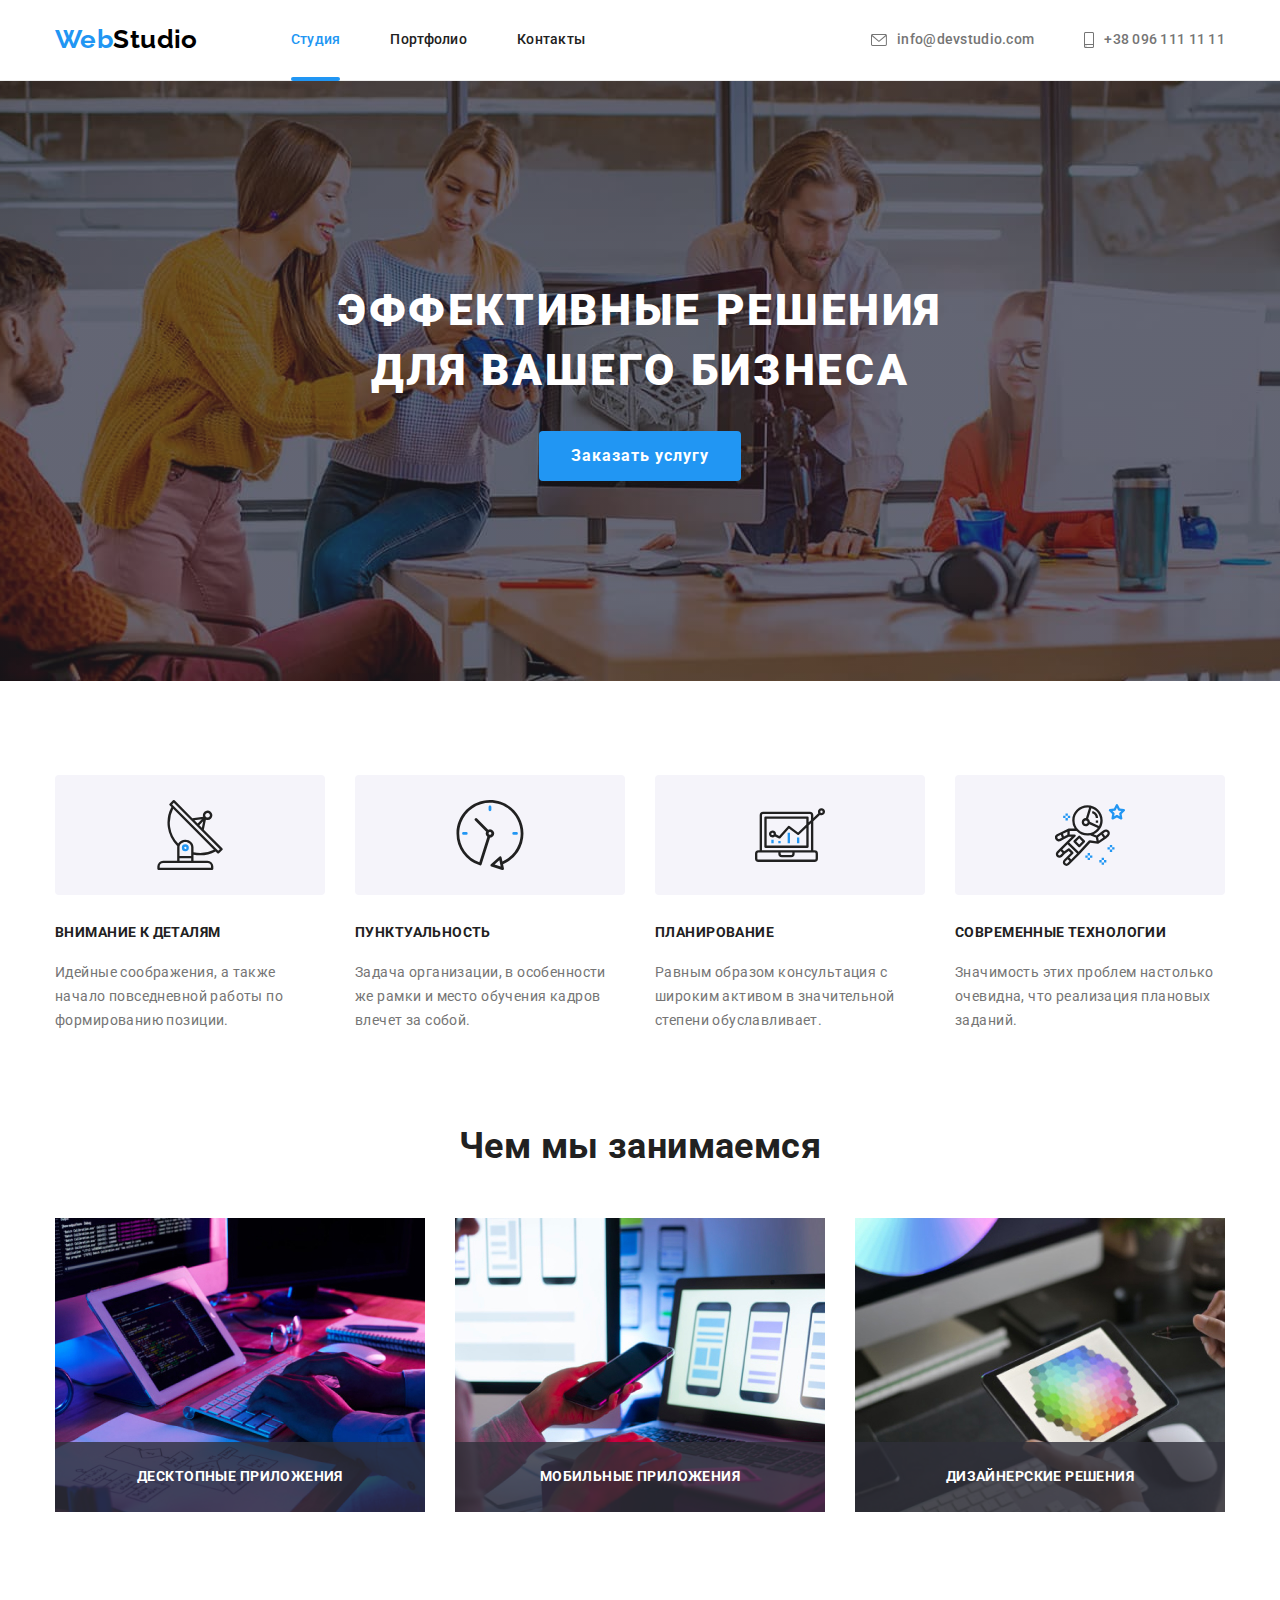
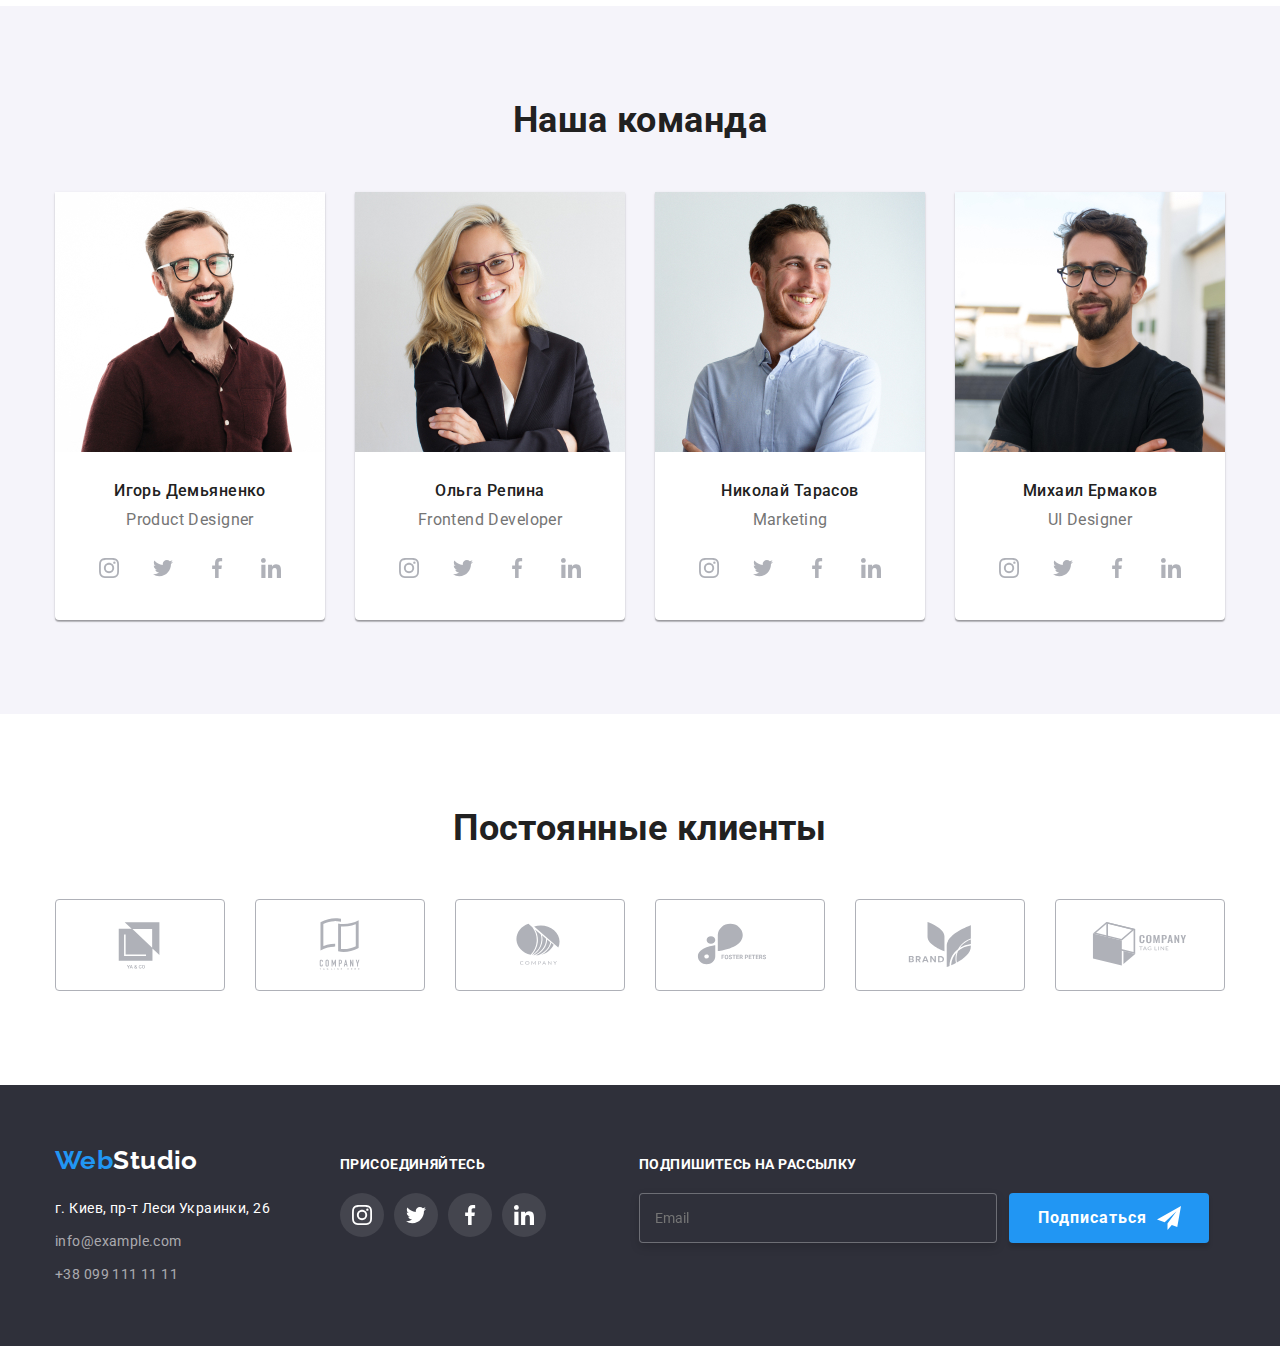
<file: index.html>
<!DOCTYPE html>
<html lang="ru">

<head>
  <meta charset="UTF-8" />
  <meta http-equiv="X-UA-Compatible" content="IE=edge" />
  <meta name="viewport" content="width=device-width, initial-scale=1.0" />
  <title>WebStudio</title>

  <link rel="preconnect" href="https://fonts.googleapis.com" />
  <link rel="preconnect" href="https://fonts.gstatic.com" crossorigin />
  <link href="https://fonts.googleapis.com/css2?family=Raleway:wght@700&family=Roboto:wght@400;500;700;900&display=swap"
    rel="stylesheet" />

  <link rel="stylesheet"
    href="https://cdnjs.cloudflare.com/ajax/libs/modern-normalize/1.1.0/modern-normalize.min.css" />

  <link rel="stylesheet" href="./css/style.css" />
</head>

<body>
  <header class="page-header">
    <div class="container main-container">
      <nav class="main-nav">
        <a href="./index.html" class="logo">Web<span class="accent">Studio</span></a>



        <ul class="site-nav list">
          <li class="item item-strip"><a href="" class="nav-link current">Студия</a></li>
          <li class="item"><a href="./portfolio.html" class="nav-link">Портфолио</a></li>
          <li class="item"><a href="./contact.html" class="nav-link">Контакты</a></li>
        </ul>
      </nav>

      <ul class="contact-nav list">
        <li class="item">
          <div class="icon-envelope">
            <a href="mailto:info@devstudio.com" class="contact-link">
              <svg width="16" height="12" class="svg-envelope">
                <use href="./images/phone-env.svg#icon-envelope"></use>
              </svg>info@devstudio.com</a>
          </div>
        </li>
        <li class="item">
          <div class="icon-smartphone">
            <a href="tel:+380961111111" class="contact-link">
              <svg width="10" height="16" class="svg-smartphone">
                <use href="./images/phone-env.svg#icon-smartphone"></use>
              </svg>+38 096 111 11 11</a>
          </div>
        </li>
      </ul>
    </div>
  </header>


  <main>
    <section class="hero">
      <h1 class="hero-title">Эффективные решения для вашего бизнеса</h1>
      <button type="button" class="button" data-modal-open>Заказать услугу</button>
    </section>



    <section class="section-first">
      <div class="container">
        <h2 class="visually-hidden">Преимущества</h2>
        <ul class="feature-list">
          <li class="item">
            <div class="icon-antenna">
              <svg width="70" height="70">
                <use href="./images/icons.svg#icon-antenna"></use>
              </svg>
            </div>
            <h3 class="feature-title">Внимание к деталям</h3>
            <p class="feature-text">
              Идейные соображения, а также начало повседневной работы по формированию позиции.
            </p>
          </li>
          <li class="item">
            <div class="icon-clock">
              <svg width="70" height="70">
                <use href="./images/icons.svg#icon-clock"></use>
              </svg>
            </div>
            <h3 class="feature-title">Пунктуальность</h3>
            <p class="feature-text">
              Задача организации, в особенности же рамки и место обучения кадров влечет за собой.
            </p>
          </li>
          <li class="item">
            <div class="icon-diagram">
              <svg width="70" height="70">
                <use href="./images/icons.svg#icon-diagram"></use>
              </svg>
            </div>
            <h3 class="feature-title">Планирование</h3>
            <p class="feature-text">
              Равным образом консультация с широким активом в значительной степени обуславливает.
            </p>
          </li>
          <li class="item">
            <div class="icon-astronaut">
              <svg width="70" height="70">
                <use href="./images/icons.svg#icon-astronaut"></use>
              </svg>
            </div>
            <h3 class="feature-title">Современные технологии</h3>
            <p class="feature-text">
              Значимость этих проблем настолько очевидна, что реализация плановых заданий.
            </p>
          </li>
        </ul>
      </div>
    </section>

    <section class="section-second">
      <div class="container">
        <h2 class="section-title">Чем мы занимаемся</h2>
        <ul class="feature-list">
          <li class="feature-list-item">
            <img class="services-img" src="./images/jpg/box1.jpg" alt="Вид услуги" width="370" />
            <div class="label">
              <p>Десктопные приложения</p>
            </div>
          </li>
          <li class="feature-list-item">
            <img class="services-img" src="./images/jpg/box2.jpg" alt="Вид услуги" width="370" />
            <div class="label">
              <p>Мобильные приложения</p>
            </div>
          </li>
          <li class="feature-list-item">
            <img class="services-img" src="./images/jpg/box3.jpg" alt="Вид услуги" width="370" />
            <div class="label">
              <p>Дизайнерские решения</p>
            </div>
          </li>
        </ul>
      </div>
    </section>

    <section class="section-third">
      <div class="container">
        <h2 class="section-title">Наша команда</h2>
        <ul class="feature-list">
          <li class="feature-list-employee">
            <img class="employee-img" src="./images/jpg/emp1.jpg" alt="Работник Игорь" width="270" />
            <div class="profession-employee">
              <h3 class="employee-name">Игорь Демьяненко</h3>
              <p class="employee-text">Product Designer</p>
              <ul class="social-network-items">
                <li class="list">
                  <a href="https://www.instagram.com/" class="link-instagram">
                    <svg width="20" height="20" class="svg-instagram">
                      <use href="./images/icons.svg#icon-instagram"></use>
                    </svg>
                  </a>
                </li>
                <li class="list">
                  <a href="https://twitter.com/" class="link-twitter">
                    <svg width="20" height="20" class="svg-twitter">
                      <use href="./images/icons.svg#icon-twitter"></use>
                    </svg>
                  </a>
                </li>
                <li class="list">
                  <a href="https://uk-ua.facebook.com/" class="link-facebook">
                    <svg width="20" height="20" class="svg-facebook">
                      <use href="./images/icons.svg#icon-facebook"></use>
                    </svg>
                  </a>
                </li>
                <li class="list">
                  <a href="https://ru.linkedin.com/" class="link-linkedin">
                    <svg width="20" height="20" class="svg-linkedin">
                      <use href="./images/icons.svg#icon-linkedin"></use>
                    </svg>
                  </a>
                </li>
              </ul>
            </div>
          </li>
          <li class="feature-list-employee">
            <img class="employee-img" src="./images/jpg/emp2.jpg" alt="Работник Ольга" width="270" />
            <div class="profession-employee">
              <h3 class="employee-name">Ольга Репина</h3>
              <p class="employee-text">Frontend Developer</p>
              <ul class="social-network-items">
                <li class="list">
                  <a href="https://www.instagram.com/" class="link-instagram">
                    <svg width="20" height="20" class="svg-instagram">
                      <use href="./images/icons.svg#icon-instagram"></use>
                    </svg>
                  </a>
                </li>
                <li class="list">
                  <a href="https://twitter.com/" class="link-twitter">
                    <svg width="20" height="20" class="svg-twitter">
                      <use href="./images/icons.svg#icon-twitter"></use>
                    </svg>
                  </a>
                </li>
                <li class="list">
                  <a href="https://uk-ua.facebook.com/" class="link-facebook">
                    <svg width="20" height="20" class="svg-facebook">
                      <use href="./images/icons.svg#icon-facebook"></use>
                    </svg>
                  </a>
                </li>
                <li class="list">
                  <a href="https://ru.linkedin.com/" class="link-linkedin">
                    <svg width="20" height="20" class="svg-linkedin">
                      <use href="./images/icons.svg#icon-linkedin"></use>
                    </svg>
                  </a>
                </li>
              </ul>
            </div>
          </li>
          <li class="feature-list-employee">
            <img class="employee-img" src="./images/jpg/emp3.jpg" alt="Работник Николай" width="270" />
            <div class="profession-employee">
              <h3 class="employee-name">Николай Тарасов</h3>
              <p class="employee-text">Marketing</p>
              <ul class="social-network-items">
                <li class="list">
                  <a href="https://www.instagram.com/" class="link-instagram">
                    <svg width="20" height="20" class="svg-instagram">
                      <use href="./images/icons.svg#icon-instagram"></use>
                    </svg>
                  </a>
                </li>
                <li class="list">
                  <a href="https://twitter.com/" class="link-twitter">
                    <svg width="20" height="20" class="svg-twitter">
                      <use href="./images/icons.svg#icon-twitter"></use>
                    </svg>
                  </a>
                </li>
                <li class="list">
                  <a href="https://uk-ua.facebook.com/" class="link-facebook">
                    <svg width="20" height="20" class="svg-facebook">
                      <use href="./images/icons.svg#icon-facebook"></use>
                    </svg>
                  </a>
                </li>
                <li class="list">
                  <a href="https://ru.linkedin.com/" class="link-linkedin">
                    <svg width="20" height="20" class="svg-linkedin">
                      <use href="./images/icons.svg#icon-linkedin"></use>
                    </svg>
                  </a>
                </li>
              </ul>
            </div>
          </li>
          <li class="feature-list-employee">
            <img class="employee-img" src="./images/jpg/emp4.jpg" alt="Работник Михаил" width="270" />
            <div class="profession-employee">
              <h3 class="employee-name">Михаил Ермаков</h3>
              <p class="employee-text">UI Designer</p>
              <ul class="social-network-items">
                <li class="list">
                  <a href="https://www.instagram.com/" class="link-instagram">
                    <svg width="20" height="20" class="svg-instagram">
                      <use href="./images/icons.svg#icon-instagram"></use>
                    </svg>
                  </a>
                </li>
                <li class="list">
                  <a href="https://twitter.com/" class="link-twitter">
                    <svg width="20" height="20" class="svg-twitter">
                      <use href="./images/icons.svg#icon-twitter"></use>
                    </svg>
                  </a>
                </li>
                <li class="list">
                  <a href="https://uk-ua.facebook.com/" class="link-facebook">
                    <svg width="20" height="20" class="svg-facebook">
                      <use href="./images/icons.svg#icon-facebook"></use>
                    </svg>
                  </a>
                </li>
                <li class="list">
                  <a href="https://ru.linkedin.com/" class="link-linkedin">
                    <svg width="20" height="20" class="svg-linkedin">
                      <use href="./images/icons.svg#icon-linkedin"></use>
                    </svg>
                  </a>
                </li>
              </ul>
            </div>
          </li>
        </ul>
      </div>
    </section>

    <section class="section-fourth">
      <div class="container">
        <h2 class="section-title">Постоянные клиенты</h2>
        <ul class="feature-list">
          <li class="feature-list-clients">
            <a href="" class="link-clients">
              <svg width="106" height="60" class="svg-client1">
                <use href="./images/clients.svg#icon-client1"></use>
              </svg>
            </a>
          </li>
          <li class="feature-list-clients">
            <a href="" class="link-clients">
              <svg width="106" height="60" class="svg-client2">
                <use href="./images/clients.svg#icon-client2"></use>
              </svg>
            </a>
          </li>
          <li class="feature-list-clients">
            <a href="" class="link-clients">
              <svg width="106" height="60" class="svg-client3">
                <use href="./images/clients.svg#icon-client3"></use>
              </svg>
            </a>
          </li>
          <li class="feature-list-clients">
            <a href="" class="link-clients">
              <svg width="106" height="60" class="svg-client4">
                <use href="./images/clients.svg#icon-client4"></use>
              </svg>
            </a>
          </li>
          <li class="feature-list-clients">
            <a href="" class="link-clients">
              <svg width="106" height="60" class="svg-client5">
                <use href="./images/clients.svg#icon-client5"></use>
              </svg>
            </a>
          </li>
          <li class="feature-list-clients">
            <a href="" class="link-clients">
              <svg width="106" height="60" class="svg-client6">
                <use href="./images/clients.svg#icon-client6"></use>
              </svg>
            </a>
          </li>
        </ul>
      </div>
    </section>
  </main>

  <footer class="footer">
    <div class="container container-footer">
      <div class="first-footer-flex-container">
        <div class="footer-logo-container">
          <a href="" class="logo">Web<span class="accent">Studio</span></a>
          <address>
            <ul class="footer-contact list">
              <li class="footer-contact-item">
                <a href="" class="footer-nav-address">г. Киев, пр-т Леси Украинки, 26</a>
              </li>
              <li class="footer-contact-item">
                <a href="mailto:info@example.com" class="contact-link">info@example.com</a>
              </li>
              <li class="footer-contact-item">
                <a href="tel:+380991111111" class="contact-link">+38 099 111 11 11</a>
              </li>
            </ul>
          </address>
        </div>
      </div>

      <div class="second-footer-flex-container">
        <h2 class="feature-title">Присоединяйтесь</h2>
        <ul class="footer-network-items">
          <li class="list">
            <a href="https://www.instagram.com/" class="link-instagram">
              <svg width="20" height="20" class="svg-inst">
                <use href="./images/icons.svg#icon-instagram2"></use>
              </svg>
            </a>
          </li>
          <li class="list">
            <a href="https://twitter.com/" class="link-twitter">
              <svg width="20" height="20" class="svg-twitter">
                <use href="./images/icons.svg#icon-twitter2"></use>
              </svg>
            </a>
          </li>
          <li class="list">
            <a href="https://uk-ua.facebook.com/" class="link-facebook">
              <svg width="20" height="20" class="svg-facebook">
                <use href="./images/icons.svg#icon-facebook2"></use>
              </svg>
            </a>
          </li>
          <li class="list">
            <a href="https://ru.linkedin.com/" class="link-linkedin">
              <svg width="20" height="20" class="svg-linkedin">
                <use href="./images/icons.svg#icon-linkedin2"></use>
              </svg>
            </a>
          </li>
        </ul>
      </div>

      <form class="form-footer">
        <label for="email" class="feature-title">Подпишитесь на рассылку</label>
        <input type="email" name="footer-mail" id="email" placeholder="Email">
        <button type="button" class="form-button-footer">Подписаться</button>
      </form>

    </div>
  </footer>

  <div class="backdrop is-hidden" data-modal>
    <div class="modal">


      <form class="form-modal" autocomplete="off">
        <h2 class="form-modal-title">Оставьте свои данные, мы вам перезвоним</h2>

        <div class="form-field">
          <label for="name" class="form-label">Имя</label>
          <input type="text" name="name" id="name">
          <svg width="18" height="18" class="svg-modal-icon">
            <use href="./images/modal-icon.svg#icon-name-icon"></use>
          </svg>
        </div>

        <div class="form-field">
          <label for="tel" class="form-label">Телефон</label>
          <input type="text" name="tel" id="tel">
          <svg width="18" height="18" class="svg-modal-icon">
            <use href="./images/modal-icon.svg#icon-phone-icon"></use>
          </svg>
        </div>

        <div class="form-field">
          <label for="mail" class="form-label">Почта</label>
          <input type="email" name="mail" id="mail">
          <svg width="18" height="18" class="svg-modal-icon">
            <use href="./images/modal-icon.svg#icon-mail-icon"></use>
          </svg>
        </div>

        <div class="form-field">
          <label for="comment" class="form-label">Комментарий</label>
          <textarea name="comment" id="comment" cols="30" rows="10" placeholder="Введите текст"
            class="comment"></textarea>
        </div>

        <div class="form-field checkbox">
          <input type="checkbox" class="checkbox-input" name="policy" id="policy">
          <span class="icon"></span>
          <label for="policy" class="policy">Соглашаюсь с рассылкой и принимаю <a href="" class="conditions">Условия
              договора</a></label>
        </div>

        <button type="submit" class="modal-button">Отправить</button>

      </form>

      <button class="backdrop-button-close" data-modal-close>
        <svg width="11" height="11" class="svg-close-button">
          <use href="./images/close-button.svg#icon-close-button"></use>
        </svg>
      </button>
    </div>
  </div>

  <script src="./modal.js"></script>

</body>

</html>
</file>
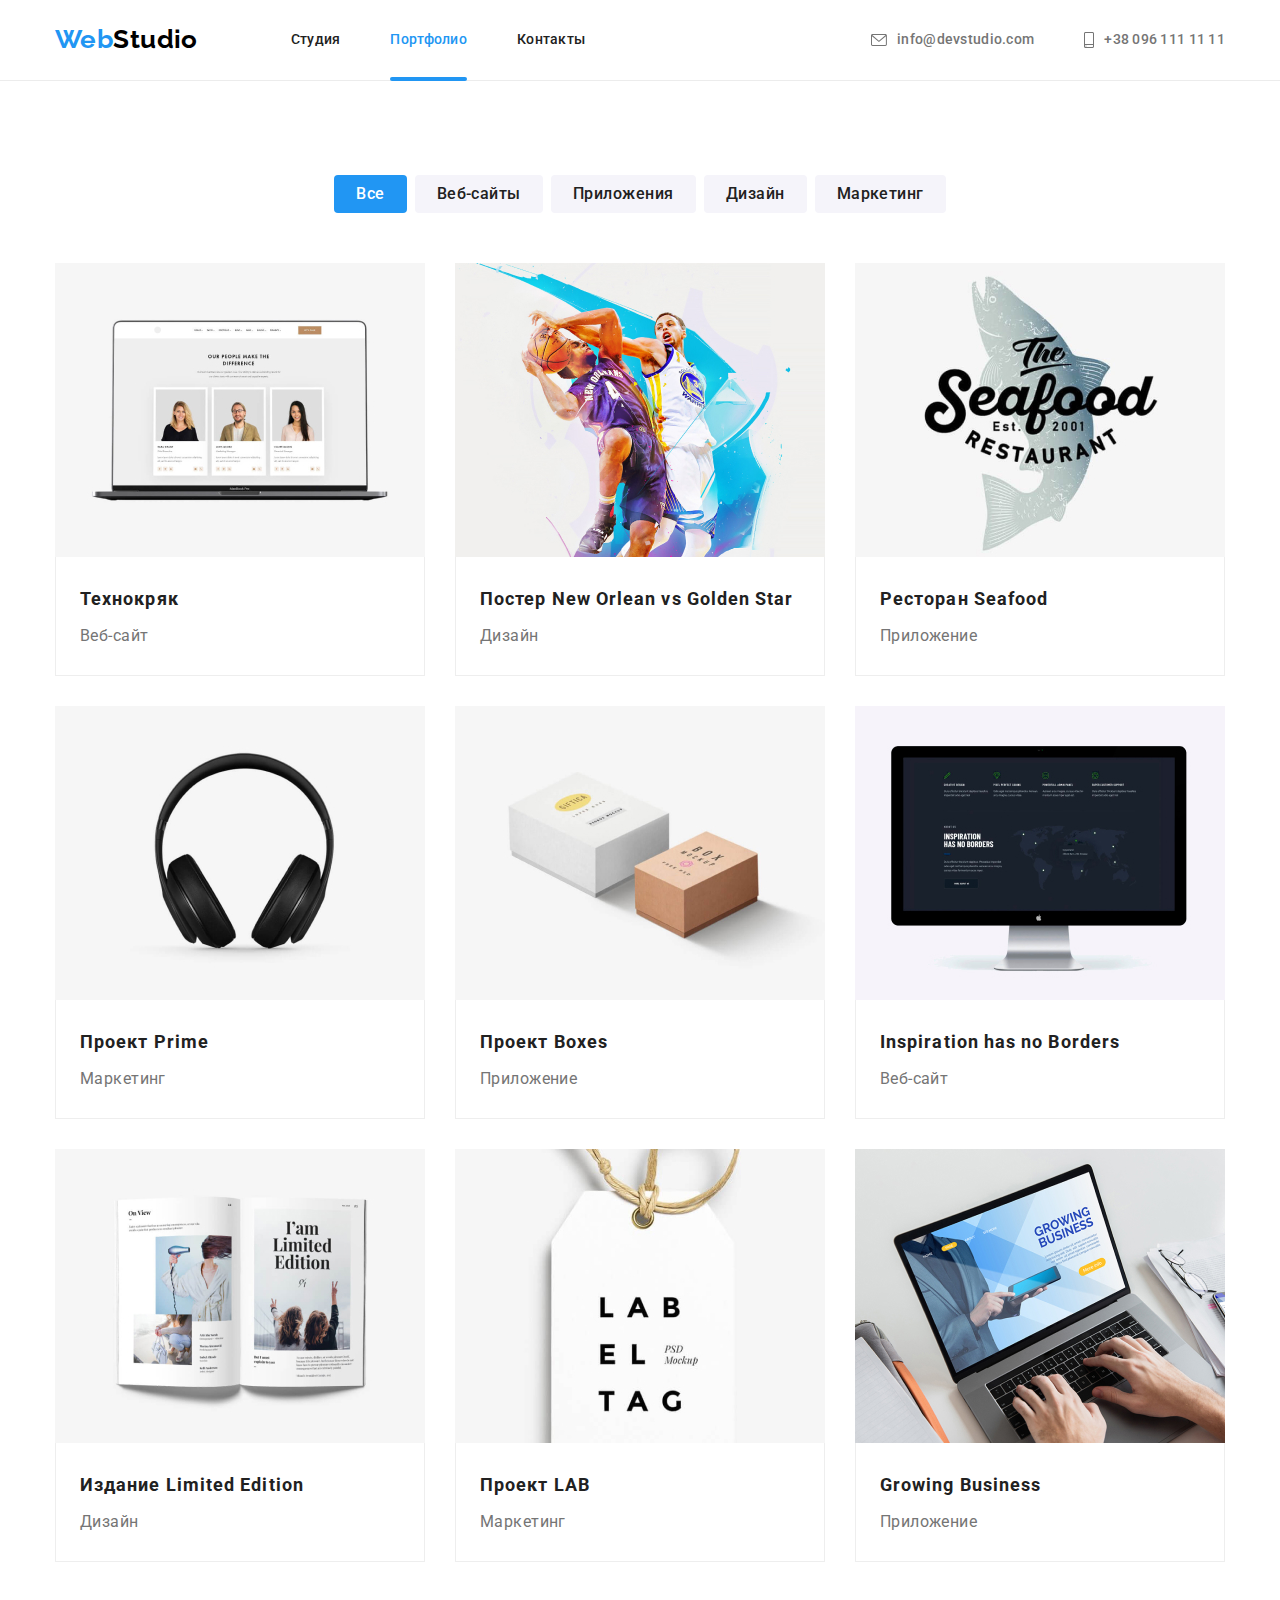
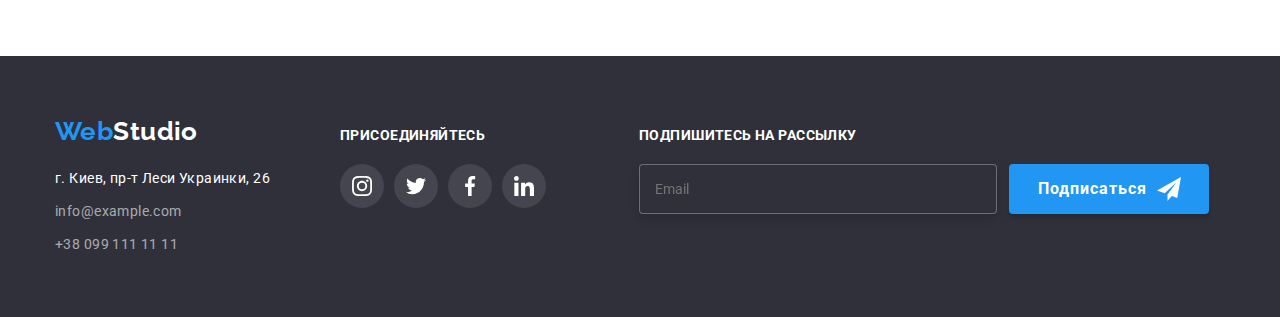
<file: portfolio.html>
<!DOCTYPE html>
<html lang="ru">

<head>
  <meta charset="UTF-8" />
  <meta http-equiv="X-UA-Compatible" content="IE=edge" />
  <meta name="viewport" content="width=device-width, initial-scale=1.0" />
  <title>WebStudio</title>

  <link rel="preconnect" href="https://fonts.googleapis.com" />
  <link rel="preconnect" href="https://fonts.gstatic.com" crossorigin />
  <link href="https://fonts.googleapis.com/css2?family=Raleway:wght@700&family=Roboto:wght@400;500;700;900&display=swap"
    rel="stylesheet" />

  <link rel="stylesheet"
    href="https://cdnjs.cloudflare.com/ajax/libs/modern-normalize/1.1.0/modern-normalize.min.css" />

  <link rel="stylesheet" href="./css/style.css" />
</head>

<body>
  <header class="page-header">
    <div class="container main-container">
      <nav class="main-nav">
        <a href="./index.html" class="logo">Web<span class="accent">Studio</span></a>

        <ul class="site-nav list">
          <li class="item"><a href="./index.html" class="nav-link">Студия</a></li>
          <li class="item item-strip"><a href="" class="nav-link current current-portfolio">Портфолио</a></li>
          <li class="item"><a href="./contact.html" class="nav-link">Контакты</a></li>
        </ul>
      </nav>

      <ul class="contact-nav list">
        <li class="item">
          <div class="icon-envelope">
            <a href="mailto:info@devstudio.com" class="contact-link">
              <svg width="16" height="12" class="svg-envelope">
                <use href="./images/phone-env.svg#icon-envelope"></use>
              </svg>info@devstudio.com</a>
          </div>
        </li>
        <li class="item">
          <div class="icon-smartphone">
            <a href="tel:+380961111111" class="contact-link">
              <svg width="10" height="16" class="svg-smartphone">
                <use href="./images/phone-env.svg#icon-smartphone"></use>
              </svg>+38 096 111 11 11</a>
          </div>
        </li>
      </ul>
    </div>
  </header>

  <main>
    <section class="portfolio-section">
      <div class="container">
        <h1 class="visually-hidden">Наши проекты</h1>
        <ul class="list list-button">
          <li class="item">
            <button type="button" class="secondary-button currently-active">Все</button>
          </li>
          <li class="item"><button type="button" class="secondary-button">Веб-сайты</button></li>
          <li class="item"><button type="button" class="secondary-button">Приложения</button></li>
          <li class="item"><button type="button" class="secondary-button">Дизайн</button></li>
          <li class="item"><button type="button" class="secondary-button">Маркетинг</button></li>
        </ul>

        <ul class="list wrap-list">
          <li class="wrap-element">
            <a href="" class="link-wrap-element">
              <div class="hidden-box">
                <img class="wrap-img" src="./images/jpg/project1.jpg" alt="Технокряк" width="370" />
                <p class="overlay-text">Ресурс предлагает комплексные предложения с разным уровнем функционала и
                  сервисов. Все это позволит посетителю получить исчерпывающие сведения о компании или частном лице.</p>
              </div>
              <div class="projects-description">
                <h2 class="project-title">Технокряк</h2>
                <p class="project-text">Веб-сайт</p>
              </div>
            </a>
          </li>
          <li class="wrap-element">
            <a href="" class="link-wrap-element">
              <div class="hidden-box">
                <img class="wrap-img" src="./images/jpg/project2.jpg" alt="Постер New Orlean vs Golden Star"
                  width="370" />
                <p class="overlay-text">Ресурс предлагает комплексные предложения с разным уровнем функционала и
                  сервисов. Все это позволит посетителю получить исчерпывающие сведения о компании или частном лице.</p>
              </div>
              <div class="projects-description">
                <h2 class="project-title">Постер New Orlean vs Golden Star</h2>
                <p class="project-text">Дизайн</p>
              </div>
            </a>
          </li>
          <li class="wrap-element">
            <a href="" class="link-wrap-element">
              <div class="hidden-box">
                <img class="wrap-img" src="./images/jpg/project3.jpg" alt="Ресторан Seafood" width="370" />
                <p class="overlay-text">Ресурс предлагает комплексные предложения с разным уровнем функционала и
                  сервисов. Все это позволит посетителю получить исчерпывающие сведения о компании или частном лице.</p>
              </div>
              <div class="projects-description">
                <h2 class="project-title">Ресторан Seafood</h2>
                <p class="project-text">Приложение</p>
              </div>
            </a>
          </li>
          <li class="wrap-element">
            <a href="" class="link-wrap-element">
              <div class="hidden-box">
                <img class="wrap-img" src="./images/jpg/project4.jpg" alt="Проект Prime" width="370" />
                <p class="overlay-text">Ресурс предлагает комплексные предложения с разным уровнем функционала и
                  сервисов. Все это позволит посетителю получить исчерпывающие сведения о компании или частном лице.</p>
              </div>
              <div class="projects-description">
                <h2 class="project-title">Проект Prime</h2>
                <p class="project-text">Маркетинг</p>
              </div>
            </a>
          </li>
          <li class="wrap-element">
            <a href="" class="link-wrap-element">
              <div class="hidden-box">
                <img class="wrap-img" src="./images/jpg/project5.jpg" alt="Проект Boxes" width="370" />
                <p class="overlay-text">Ресурс предлагает комплексные предложения с разным уровнем функционала и
                  сервисов. Все это позволит посетителю получить исчерпывающие сведения о компании или частном лице.</p>
              </div>
              <div class="projects-description">
                <h2 class="project-title">Проект Boxes</h2>
                <p class="project-text">Приложение</p>
              </div>
            </a>
          </li>
          <li class="wrap-element">
            <a href="" class="link-wrap-element">
              <div class="hidden-box">
                <img class="wrap-img" src="./images/jpg/project6.jpg" alt="Inspiration has no Borders" width="370" />
                <p class="overlay-text">Ресурс предлагает комплексные предложения с разным уровнем функционала и
                  сервисов. Все это позволит посетителю получить исчерпывающие сведения о компании или частном лице.</p>
              </div>
              <div class="projects-description">
                <h2 class="project-title">Inspiration has no Borders</h2>
                <p class="project-text">Веб-сайт</p>
              </div>
            </a>
          </li>
          <li class="wrap-element">
            <a href="" class="link-wrap-element">
              <div class="hidden-box">
                <img class="wrap-img" src="./images/jpg/project7.jpg" alt="Издание Limited Edition" width="370" />
                <p class="overlay-text">Ресурс предлагает комплексные предложения с разным уровнем функционала и
                  сервисов. Все это позволит посетителю получить исчерпывающие сведения о компании или частном лице.</p>
              </div>
              <div class="projects-description">
                <h2 class="project-title">Издание Limited Edition</h2>
                <p class="project-text">Дизайн</p>
              </div>
            </a>
          </li>
          <li class="wrap-element">
            <a href="" class="link-wrap-element">
              <div class="hidden-box">
                <img class="wrap-img" src="./images/jpg/project8.jpg" alt="Проект LAB" width="370" />
                <p class="overlay-text">Ресурс предлагает комплексные предложения с разным уровнем функционала и
                  сервисов. Все это позволит посетителю получить исчерпывающие сведения о компании или частном лице.</p>
              </div>
              <div class="projects-description">
                <h2 class="project-title">Проект LAB</h2>
                <p class="project-text">Маркетинг</p>
              </div>
            </a>
          </li>
          <li class="wrap-element">
            <a href="" class="link-wrap-element">
              <div class="hidden-box">
                <img class="wrap-img" src="./images/jpg/project9.jpg" alt="Growing Business" width="370" />
                <p class="overlay-text">Ресурс предлагает комплексные предложения с разным уровнем функционала и
                  сервисов. Все это позволит посетителю получить исчерпывающие сведения о компании или частном лице.</p>
              </div>
              <div class="projects-description">
                <h2 class="project-title">Growing Business</h2>
                <p class="project-text">Приложение</p>
              </div>
            </a>
          </li>
        </ul>
      </div>
    </section>
  </main>

  <footer class="footer">
    <div class="container container-footer">
      <div class="first-footer-flex-container">
        <div class="footer-logo-container">
          <a href="" class="logo">Web<span class="accent">Studio</span></a>
          <address>
            <ul class="footer-contact list">
              <li class="footer-contact-item">
                <a href="" class="footer-nav-address">г. Киев, пр-т Леси Украинки, 26</a>
              </li>
              <li class="footer-contact-item">
                <a href="mailto:info@example.com" class="contact-link">info@example.com</a>
              </li>
              <li class="footer-contact-item">
                <a href="tel:+380991111111" class="contact-link">+38 099 111 11 11</a>
              </li>
            </ul>
          </address>
        </div>
      </div>

      <div class="second-footer-flex-container">
        <h2 class="feature-title">Присоединяйтесь</h2>
        <ul class="footer-network-items">
          <li class="list">
            <a href="https://www.instagram.com/" class="link-instagram">
              <svg width="20" height="20" class="svg-inst">
                <use href="./images/icons.svg#icon-instagram2"></use>
              </svg>
            </a>
          </li>
          <li class="list">
            <a href="https://twitter.com/" class="link-twitter">
              <svg width="20" height="20" class="svg-twitter">
                <use href="./images/icons.svg#icon-twitter2"></use>
              </svg>
            </a>
          </li>
          <li class="list">
            <a href="https://uk-ua.facebook.com/" class="link-facebook">
              <svg width="20" height="20" class="svg-facebook">
                <use href="./images/icons.svg#icon-facebook2"></use>
              </svg>
            </a>
          </li>
          <li class="list">
            <a href="https://ru.linkedin.com/" class="link-linkedin">
              <svg width="20" height="20" class="svg-linkedin">
                <use href="./images/icons.svg#icon-linkedin2"></use>
              </svg>
            </a>
          </li>
        </ul>
      </div>

      <form class="form-footer">
        <label for="email" class="feature-title">Подпишитесь на рассылку</label>
        <input type="email" name="mail" id="email" placeholder="Email">
        <button type="button" class="form-button-footer">Подписаться</button>
      </form>

    </div>
  </footer>
</body>

</html>
</file>
<file: css/style.css>
:root {
  --primary-text-color: #212121;
  --secondary-text-color: #757575;
  --accent-color: #2196f3;
  --bcg-color: #2f303a;
  --primary-letter-spacing: 0.03em;
  --secondary-letter-spacing: 0.02em;
  --hero-letter-spacing: 0.06em;
  --transition-duration: 250ms;
  --timing-function: cubic-bezier(0.4, 0, 0.2, 1);
}

body {
  color: var(--primary-text-color);
  background-color: #fff;

  font-size: 14px;
  font-family: Roboto, sans-serif;
  letter-spacing: var(--primary-letter-spacing);
}

h,
p {
  margin: 0;
}

ul {
  padding: 0;
}

.hero-title {
  margin: 0 auto 30px;

  letter-spacing: var(--hero-letter-spacing);
  font-weight: 900;
  font-size: 44px;
  max-width: 696px;
  line-height: 1.36;
  text-align: center;
  text-transform: uppercase;
}

.hero {
  padding: 200px 0px;
  margin: auto;
  text-align: center;

  background-image: linear-gradient(rgba(47, 48, 58, 0.4), rgba(47, 48, 58, 0.4)),
    url('../images/jpg/bcg-img.jpg');

  background-repeat: no-repeat;
  background-position: 50% 50%;
  max-width: 1600px;
}

/* Добавляем иконки в хедер и стилизируем их */

/* Конверт */

.icon-envelope {
  fill: #757575;
}

.icon-envelope:hover {
  fill: #2196f3;
}

.svg-envelope,
.svg-smartphone {
  margin-right: 10px;

  transition-property: fill;
  transition-duration: var(--transition-duration);
  transition-timing-function: var(--timing-function);
}

.contact-nav .contact-link {
  display: flex;
  align-items: center;
}

/* Телефон */

.icon-smartphone {
  fill: #757575;
}

.icon-smartphone:hover {
  fill: #2196f3;
}

/* Добавляем иконки в feature-list и стилизируем их */

.icon-antenna,
.icon-clock,
.icon-diagram,
.icon-astronaut {
  display: flex;
  width: 270px;
  height: 120px;
  background: #f5f4fa;
  border-radius: 4px;
  justify-content: center;
  align-items: center;
  margin-bottom: 30px;
}

/* Добавляем иконки соц.сетей и стилизируем их */

.social-network-items {
  display: flex;
  justify-content: center;
}

.social-network-items li+li {
  margin-left: 10px;
}

.link-instagram,
.link-twitter,
.link-facebook,
.link-linkedin {
  display: flex;
  justify-content: center;
  align-items: center;
  width: 44px;
  height: 44px;
  border-radius: 50%;

  transition-property: background-color;
  transition-duration: var(--transition-duration);
  transition-timing-function: var(--timing-function);
}

.link-instagram:hover,
.link-twitter:hover,
.link-facebook:hover,
.link-linkedin:hover,
.link-instagram:focus,
.link-twitter:focus,
.link-facebook:focus,
.link-linkedin:focus {
  background-color: #2196f3;
}

.svg-instagram,
.svg-twitter,
.svg-facebook,
.svg-linkedin {
  fill: #afb1b8;

  transition: fill var(--transition-duration) var(--timing-function);
}

.link-instagram:hover .svg-instagram,
.link-twitter:hover .svg-twitter,
.link-facebook:hover .svg-facebook,
.link-linkedin:hover .svg-linkedin,
.link-instagram:focus .svg-instagram,
.link-twitter:focus .svg-twitter,
.link-facebook:focus .svg-facebook,
.link-linkedin:focus .svg-linkedin {
  fill: #ffffff;
}

/* Стилизируем иконки наших клиентов */

.feature-list-clients {
  width: calc((100%-150px) / 6);
  height: 92px;

  cursor: pointer;
}

.link-clients {
  display: flex;
  justify-content: center;
  align-items: center;
  width: 170px;
  height: 92px;
  border: 1px solid #afb1b8;
  border-radius: 4px;

  transition-property: border;
  transition-duration: var(--transition-duration);
  transition-timing-function: var(--timing-function);
}

.feature-list-clients:hover .link-clients,
.feature-list-clients:focus .link-clients {
  border: 1px solid #2196f3;
}

.svg-client1,
.svg-client2,
.svg-client3,
.svg-client4,
.svg-client5,
.svg-client6 {
  fill: #afb1b8;

  transition-property: fill;
  transition-duration: var(--transition-duration);
  transition-timing-function: var(--timing-function);
}

.link-clients:hover .svg-client1,
.link-clients:hover .svg-client2,
.link-clients:hover .svg-client3,
.link-clients:hover .svg-client4,
.link-clients:hover .svg-client5,
.link-clients:hover .svg-client6,
.link-clients:focus .svg-client1,
.link-clients:focus .svg-client2,
.link-clients:focus .svg-client3,
.link-clients:focus .svg-client4,
.link-clients:focus .svg-client5,
.link-clients:focus .svg-client6 {
  fill: #2196f3;
}

.both-of-sections,
.section-third,
.section-fourth {
  padding-top: 94px;
  padding-bottom: 94px;
}

h2 {
  margin-top: 0;
  margin-bottom: 0;
}

.feature-list,
.list {
  padding: 0;
  margin: 0;
  list-style: none;
}

.feature-list {
  display: flex;
}

.feature-list .item {
  width: 270px;
}

.projects-description {
  padding: 24px 24px;
  border-bottom: 1px solid #eeeeee;
  border-right: 1px solid #eeeeee;
  border-left: 1px solid #eeeeee;
}

.project-title {
  margin-bottom: 4px;
  font-size: 18px;
  line-height: 2;
  letter-spacing: var(--hero-letter-spacing);
}

.project-text {
  margin-top: 0;
  margin-bottom: 0px;
  color: var(--secondary-text-color);
  font-size: 16px;
  line-height: 1.88;
}

.feature-title {
  margin-top: 0px;
  margin-bottom: 20px;

  font-size: 14px;
  line-height: 1.14;
  text-transform: uppercase;
}

.logo {
  color: var(--accent-color);

  font-family: Raleway, sans-serif;
  font-weight: 700;
  font-size: 26px;
  line-height: 1.2;
  text-decoration: none;
}

.container>.logo {
  display: inline-block;
  margin-bottom: 20px;
}

.container {
  margin-left: auto;
  margin-right: auto;
  width: 1200px;
  padding-right: 15px;
  padding-left: 15px;
}

.page-header {
  border-bottom: 1px solid #ececec;
}

.accent {
  color: #000000;
}

.footer .logo .accent {
  color: #ffffff;
}

.site-nav .nav-link {
  color: var(--primary-text-color);
}

.contact-nav .contact-link,
.feature-text,
.employee-text {
  color: var(--secondary-text-color);
}

.site-nav .nav-link,
.contact-nav .contact-link,
.footer-nav-address,
.footer-contact .contact-link {
  text-decoration: none;
}

.footer-contact {
  display: inline-block;
}

.footer {
  padding-top: 60px;
  padding-bottom: 60px;
}

.feature-text,
.footer-contact.list {
  line-height: 1.71;
}

.feature-text {
  margin-top: 0;
  margin-bottom: 0;
}

.footer-contact.list {
  font-weight: 400;
}

address {
  font-style: normal;
}

.section-title {
  margin-bottom: 50px;

  font-size: 36px;
  line-height: 1.16;
  text-align: center;
}

.employee-name {
  margin-top: 0;
  margin-bottom: 10px;
}

.employee-img {
  display: block;
}

.section-first {
  padding-top: 94px;
  padding-bottom: 94px;
}

.employee-name {
  font-weight: 500;
  font-size: 16px;
  line-height: 1.18;
  text-align: center;
}

.employee-text {
  margin-top: 0;
  margin-bottom: 16px;

  font-size: 16px;
  line-height: 1.18;
  text-align: center;
}

.profession-employee {
  padding-top: 30px;
  padding-bottom: 30px;
  padding-left: 5px;
  padding-right: 5px;
}

.site-nav .nav-link,
.contact-nav .contact-link,
.footer-contact .contact-link {
  transition-property: color;
  transition-duration: var(--transition-duration);
  transition-timing-function: var(--timing-function);
}

.site-nav .nav-link:hover,
.contact-nav .contact-link:hover,
.footer-contact .contact-link:hover,
.site-nav .nav-link:focus,
.contact-nav .contact-link:focus,
.footer-contact .contact-link:focus {
  color: var(--accent-color);
}

.main-container {
  display: flex;
  align-items: center;
}

.portfolio-section {
  padding-top: 94px;
  padding-bottom: 94px;
}

.main-nav {
  display: flex;
  align-items: center;
}

.site-nav,
.contact-nav {
  letter-spacing: var(--secondary-letter-spacing);
  font-weight: 500;
  line-height: 1.14;
}

.visually-hidden {
  position: absolute;
  width: 1px;
  height: 1px;
  margin: -1px;
  border: 0;
  padding: 0;

  white-space: nowrap;
  clip-path: inset(100%);
  clip: rect(0 0 0 0);
  overflow: hidden;
}

.site-nav {
  display: flex;
  margin-left: 93px;
}

.site-nav .item+.item,
.contact-nav .item+.item {
  margin-left: 50px;
}

.site-nav .nav-link {
  display: block;
  padding-top: 32px;
  padding-bottom: 32px;
}

.contact-nav {
  display: flex;
  margin-left: auto;
}

.site-nav .nav-link.current {
  color: var(--accent-color);
}

/* Делаем полосу под "Студия" при ховере */

.item-strip {
  position: relative;
}

.nav-link.current::after {
  position: absolute;
  content: '';
  width: 100%;
  height: 4px;
  bottom: -1px;
  right: 0px;
  background-color: #2196F3;
  border-radius: 2px;
}


.site-nav .current-portfolio::after {
  position: absolute;
  content: '';
  width: 100%;
  height: 4px;
  bottom: -1px;
  right: 0px;
  background-color: #2196F3;
  border-radius: 2px;
}

.button {
  display: inline-block;
  border-radius: 4px;
  padding: 10px 32px;
  min-width: 200px;

  color: #ffffff;
  background-color: var(--accent-color);

  letter-spacing: var(--hero-letter-spacing);
  font-family: 'Roboto';
  font-weight: 700;
  font-size: 16px;
  line-height: 1.88;
  align-items: center;
  text-align: center;

  cursor: pointer;
  border: none;

  transition-property: background-color;
  transition-duration: var(--transition-duration);
  transition-timing-function: var(--timing-function);
}

.button:hover,
.form-button-footer:hover,
.button:focus,
.form-button-footer:focus,
.modal-button:hover,
.modal-button:focus {
  background-color: #188CE8;
}

.secondary-button {
  display: block;
  border-radius: 4px;
  padding: 6px 22px;

  color: var(--primary-text-color);
  background-color: #f5f4fa;

  font-family: 'Roboto';
  font-weight: 500;
  font-size: 16px;
  line-height: 1.62;
  text-align: center;
  letter-spacing: var(--primary-letter-spacing);

  cursor: pointer;
  border: none;

  transition-property: background-color, box-shadow, color;
  transition-duration: var(--transition-duration);
  transition-timing-function: var(--timing-function);
}

.currently-active {
  color: #ffffff;
  background-color: #2196f3;
}

.secondary-button:hover,
.secondary-button:focus {
  color: #ffffff;
  background-color: var(--accent-color);

  box-shadow: 0px 3px 1px rgba(0, 0, 0, 0.1), 0px 1px 2px rgba(0, 0, 0, 0.08),
    0px 2px 2px rgba(0, 0, 0, 0.12);
}

.footer,
.hero {
  background-color: var(--bcg-color);
}

.footer-contact .contact-link {
  color: #ffffff99;
}

.footer-nav-address,
.hero-title {
  color: #ffffff;
}

.section-second {
  padding-bottom: 94px;
}

.section-third {
  background-color: #f5f4fa;
}

.wrap-list {
  display: flex;
  flex-wrap: wrap;
}

.wrap-element {
  width: calc((100% - 60px) / 3);
  margin-right: 30px;
  margin-bottom: 30px;

  cursor: pointer;
}

.wrap-element .wrap-img {
  display: block;
  position: relative;
}



.hidden-box {
  position: relative;
  overflow: hidden;
}

.overlay-text {
  position: absolute;
  top: 0;
  height: 294px;
  transform: translateY(100%);
  opacity: 0;

  background-color: #2196f3;
  color: #ffffff;
  line-height: 1.55;
  padding: 63px 24px;
  font-size: 18px;

  transition-property: background-color, transform, opacity;
  transition-duration: var(--transition-duration);
  transition-timing-function: var(--timing-function);
}

.link-wrap-element {
  text-decoration: none;
  color: var(--primary-text-color);
}


.link-wrap-element:hover .overlay-text,
.link-wrap-element:focus .overlay-text {
  background-color: rgba(33, 150, 243, 0.9);
  transform: translateY(0);
  opacity: 1;
}

.wrap-element {
  transition-property: box-shadow;
  transition-duration: var(--transition-duration);
  transition-timing-function: var(--timing-function);
}

.wrap-element:hover,
.wrap-element:focus {
  box-shadow: 0px 1px 1px rgba(0, 0, 0, 0.12), 0px 4px 4px rgba(0, 0, 0, 0.06),
    1px 4px 6px rgba(0, 0, 0, 0.16);
}

.wrap-element:nth-child(3n) {
  margin-right: 0px;
}

.wrap-element:nth-last-child(-n + 3) {
  margin-bottom: 0;
}

.list-button {
  display: flex;
  justify-content: center;
  margin-bottom: 50px;
}

.list-button .item+.item {
  margin-left: 8px;
}

h1 {
  margin: 0;
}

.feature-list .item {
  width: calc((100% - 90px) / 4);
}

.feature-list .item+.item,
.feature-list-employee+.feature-list-employee,
.feature-list-item+.feature-list-item,
.feature-list-clients+.feature-list-clients {
  margin-left: 30px;
}

.feature-list-item {
  position: relative;

  width: calc((100% - 60px) / 3);
}


.label {
  position: absolute;
  width: 370px;
  height: 70px;
  right: 0px;
  bottom: 0px;
  background-color: rgba(48, 48, 58, 0.8);

  display: flex;
  justify-content: center;
  align-items: center;

  font-weight: 700;
  color: #FFFFFF;
  line-height: 1.14;
  text-transform: uppercase;
}

.services-img {
  display: block;
}

.feature-list-employee {
  width: calc((100% - 90px) / 4);
  background-color: #ffffff;

  box-shadow: 0px 1px 3px rgb(0 0 0 / 12%), 0px 1px 1px rgb(0 0 0 / 14%),
    0px 2px 1px rgb(0 0 0 / 20%);
  border-radius: 0px 0px 4px 4px;
}

.footer-contact-item:not(:last-child) {
  margin-bottom: 9px;
}

.first-footer-flex-container {
  display: inline-flex;
}

.second-footer-flex-container {
  margin-left: 70px;
}

.second-footer-flex-container .feature-title,
.form-footer .feature-title {
  color: #ffffff;
  cursor: pointer;
}

.second-footer-flex-container ul {
  margin: 0;
  padding: 0;
}

.footer-network-items {
  display: inline-flex;
}

.footer-network-items li+li {
  margin-left: 10px;
}


.first-footer-flex-container .logo {
  display: block;
  margin-bottom: 20px;
}

.footer-network-items a {
  background-color: rgba(255, 255, 255, 0.1);
}

.container-footer {
  display: flex;
  align-items: baseline;
}


.backdrop {
  position: fixed;
  top: 0;
  left: 0;
  width: 100%;
  height: 100%;
  background-color: rgba(0, 0, 0, 0.2);
  z-index: 1;

  opacity: 1;
  transition: opacity var(--timing-function) var(--transition-duration), visibility var(--timing-function) var(--transition-duration);
}

.backdrop.is-hidden {
  visibility: hidden;
  opacity: 0;
  pointer-events: none;
}

.modal {
  position: absolute;
  width: 528px;
  height: 581px;
  top: 50%;
  left: 50%;
  padding: 40px;

  background-color: #FFFFFF;

  transform: translate(-50%, -50%) scale(1);
  transition: transform var(--timing-function) var(--transition-duration);
  box-shadow: 0px 1px 3px rgba(0, 0, 0, 0.12), 0px 1px 1px rgba(0, 0, 0, 0.14), 0px 2px 1px rgba(0, 0, 0, 0.2);
  border-radius: 4px;
}


.backdrop.is-hidden .modal {
  transform: translate(-50%, -50%) scale(0.5);
}

.backdrop-button-close {
  position: absolute;
  width: 30px;
  height: 30px;
  top: 8px;
  right: 8px;

  background-color: #FFFFFF;
  border-color: rgba(0, 0, 0, 0.1);
  border-radius: 50%;
  fill: #000000;

  cursor: pointer;
  transition: fill var(--transition-duration) var(--timing-function);
}

.backdrop-button-close:focus,
.backdrop-button-close:hover {
  fill: #2196f3;
}



.form-footer {
  display: flex;
  flex-wrap: wrap;

  width: 570px;
  margin-left: 93px;
  font-weight: 700;
}

.form-footer input {
  width: 358px;
  padding: 15px;

  border: 1px solid rgba(255, 255, 255, 0.3);
  filter: drop-shadow(0px 4px 4px rgba(0, 0, 0, 0.15));
  border-radius: 4px;

  background-color: #2F303A;
  color: #ffffff;
  cursor: pointer;
}

.form-button-footer {
  display: flex;
  align-items: center;
  width: 200px;

  margin-top: auto;
  margin-bottom: auto;
  margin-left: 12px;
  padding-top: 10px;
  padding-bottom: 10px;
  padding-left: 29px;

  font-family: 'Roboto';
  font-style: normal;
  font-weight: 700;
  font-size: 16px;
  line-height: 1.88;
  letter-spacing: var(--hero-letter-spacing);

  background: #2196F3;
  box-shadow: 0px 4px 4px rgba(0, 0, 0, 0.15);
  border-radius: 4px;
  border: none;
  color: #ffffff;

  cursor: pointer;

  transition: background-color var(--transition-duration) var(--timing-function);
}


.form-button-footer::after {
  content: '';
  width: 24px;
  height: 24px;
  margin-left: 10px;

  background-image: url(../images/airplane.svg);
  background-repeat: no-repeat;

}

.form-modal-title {
  display: block;
  margin-bottom: 30px;

  font-size: 20px;
  line-height: 1.15;

}

textarea {
  resize: none;
}

.form-field {
  position: relative;
  display: flex;
  flex-direction: column;
}

.form-field input {
  height: 40px;
  border: 1px solid rgba(33, 33, 33, 0.2);
  border-radius: 4px;
  padding-top: 12px;
  padding-bottom: 12px;
  margin-bottom: 28px;
  padding-left: 42px;
  outline: none;

  transition: border-color var(--transition-duration) var(--timing-function);
  cursor: pointer;
}

.form-field input:focus,
.comment:focus {
  border-color: #2196f3;
  border-width: 1px;
}

.form-field:focus-within .svg-modal-icon {
  fill: #2196f3;
}

.comment {
  border: 1px solid rgba(33, 33, 33, 0.2);

  padding-top: 12px;
  padding-bottom: 12px;
  padding-left: 16px;
  padding-right: 16px;
  height: 120px;
  margin-bottom: 20px;
  cursor: pointer;
  outline: none;

  border-radius: 4px;

  transition: border-color var(--transition-duration) var(--timing-function);
}

.checkbox {
  display: flex;
  flex-direction: row;
  align-items: center;
  justify-content: center;
  margin-bottom: 30px;

  line-height: 1.71;
}

.conditions {
  color: #2196F3;
}

.checkbox-input {
  position: absolute;
  width: 1px;
  height: 1px;
  margin: -1px;
  border: 0;
  padding: 0;
  clip: rect(0 0 0 0);
  overflow: hidden;
}

.icon {
  display: inline-block;
  width: 16px;
  height: 15px;

  border: 1px solid #212121;
  border-width: 2px;
  border-radius: 2px;

  transition: background-color var(--transition-duration) var(--timing-function), border-color var(--transition-duration) var(--timing-function),
    background-image var(--transition-duration) var(--timing-function);
}

.checkbox-input:checked+.icon {
  background-color: #2196f3;
  border-color: #2196f3;

  background-image: url(../images/full-check.svg);
  background-size: contain;

  background-origin: border-box;
  transition: background-color var(--transition-duration) var(--timing-function),
    border-color var(--transition-duration) var(--timing-function),
    background-image var(--transition-duration) var(--timing-function);
}

.policy {
  margin-left: 7px;
  color: #757575;
  cursor: pointer;
}

.modal-button {
  display: block;

  padding-top: 10px;
  padding-bottom: 10px;
  padding-left: 55px;
  padding-right: 55px;
  margin: 0 auto;

  font-family: 'Roboto';
  font-style: normal;
  font-weight: 700;
  font-size: 16px;
  line-height: 1.88;
  letter-spacing: var(--hero-letter-spacing);

  background: #2196F3;
  box-shadow: 0px 4px 4px rgba(0, 0, 0, 0.15);
  border-radius: 4px;
  border: none;
  color: #ffffff;

  cursor: pointer;
  transition: background-color var(--transition-duration) var(--timing-function);
}

.form-label {
  font-family: 'Roboto';
  font-style: normal;
  font-weight: 400;
  font-size: 12px;
  line-height: 14px;

  position: absolute;
  top: 0;
  letter-spacing: 0.01em;
  color: #757575;

  transform: translateY(-18px);
}

.svg-modal-icon {
  position: absolute;
  top: 17%;
  left: 15px;

  margin-right: 12px;
  transition: fill var(--transition-duration) var(--timing-function);
}
</file>
